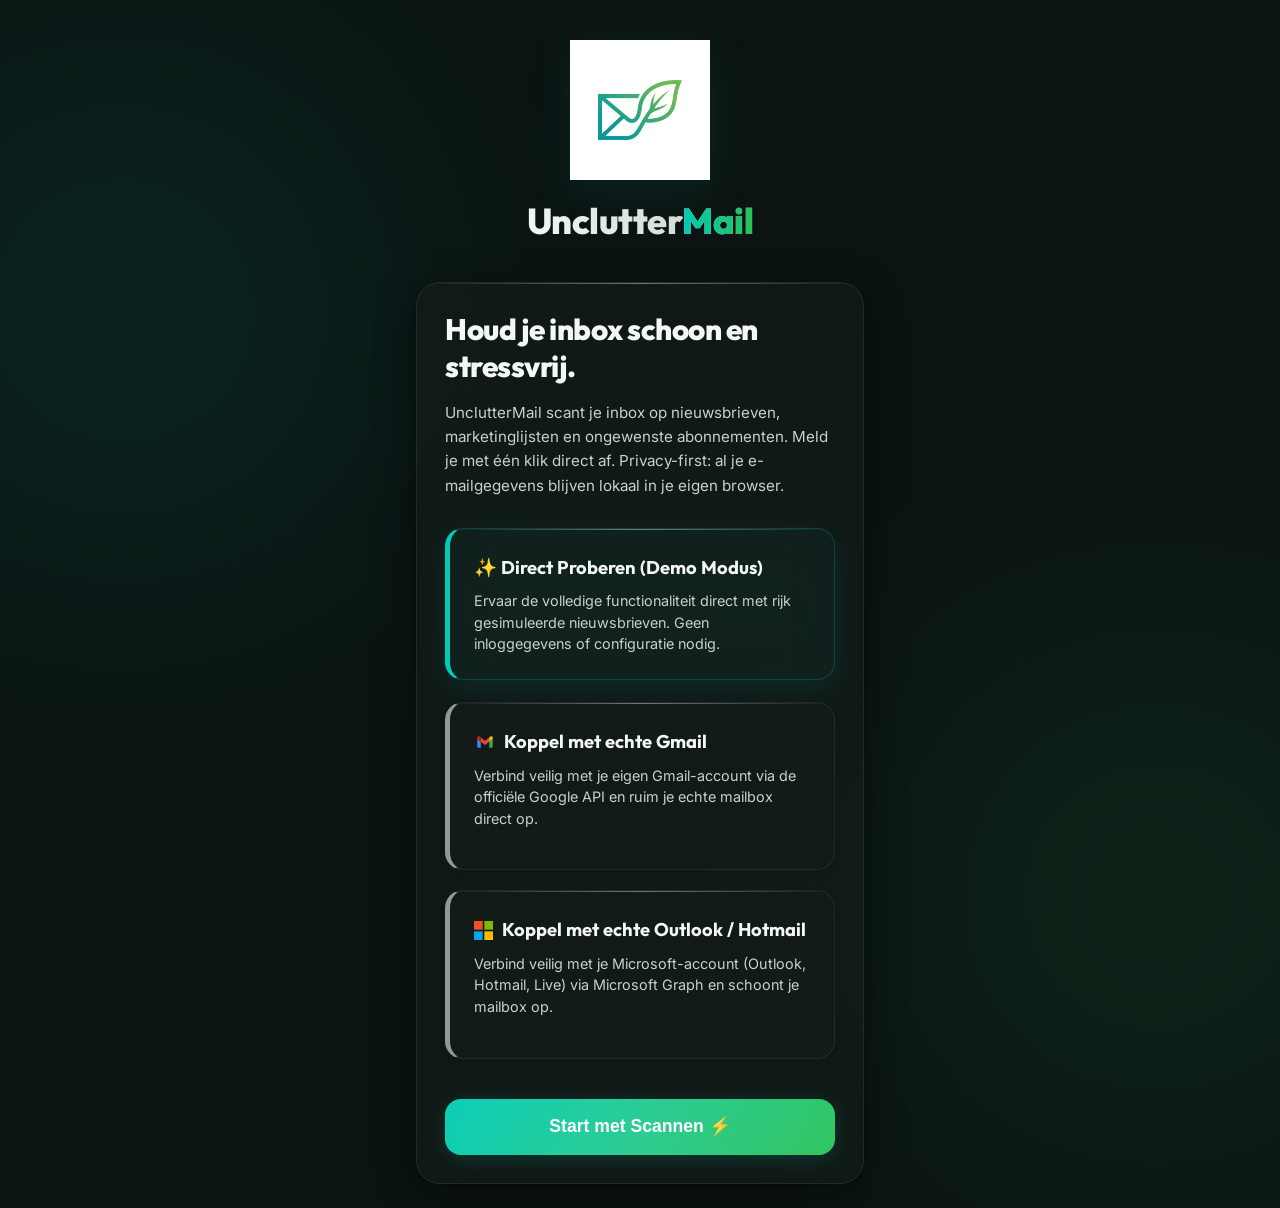
<file: index.html>
<!DOCTYPE html>
<html lang="nl">
<head>
  <meta charset="UTF-8">
  <meta name="viewport" content="width=device-width, initial-scale=1.0">
  <title>UnclutterMail - Jouw Mailbox Nieuwsbrief Scrubber</title>
  <meta name="description" content="Meld je met één klik af van alle ongewenste nieuwsbrieven en herstel je digitale rust. Snel, lokaal en 100% veilig.">
  <link rel="stylesheet" href="styles.css">
  <!-- Google Identity Services SDK voor Gmail integratie -->
  <script src="https://accounts.google.com/gsi/client" async defer></script>
  <!-- Google APIs Client Library voor API interactie zonder CORS-blokkades -->
  <script src="https://apis.google.com/js/api.js" async defer></script>
  <!-- Microsoft Authentication Library (MSAL Browser) voor Live/Outlook integratie -->
  <script src="https://alcdn.msauth.net/browser/2.38.0/js/msal-browser.min.js"></script>
</head>
<body>

  <!-- Confetti Animatie Laag -->
  <div id="confetti-container" class="confetti-layer"></div>

  <div class="app-container">
    
    <!-- Hoofd Header -->
    <header style="display: none;">
      <div class="logo-container">
        <img src="logo.png" alt="UnclutterMail Logo" class="logo-icon-img">
        <div class="logo-text">Unclutter<span>Mail</span></div>
      </div>
      <div class="header-actions">
        <div id="active-mode-badge" class="mode-badge demo">
          <span class="badge-dot">●</span> <span class="badge-text">Demo</span>
        </div>
        <button id="btn-disconnect" class="btn btn-disconnect" style="display: none;">
          Ontkoppelen
        </button>
      </div>
    </header>

    <main>
      
      <!-- 1. WELKOM / CONNECTIE SCHERM -->
      <section id="screen-welcome" class="screen active">
        <div class="logo-hero-container">
          <img src="logo.png" alt="UnclutterMail Logo" class="logo-hero-img">
          <div class="logo-hero-text">Unclutter<span>Mail</span></div>
        </div>

        <div class="glass-card welcome-card">
          <div class="welcome-info">
            <h1>Houd je inbox schoon en stressvrij.</h1>
            <p>
              UnclutterMail scant je inbox op nieuwsbrieven, marketinglijsten en ongewenste abonnementen. Meld je met één klik direct af. Privacy-first: al je e-mailgegevens blijven lokaal in je eigen browser.
            </p>

            <div class="options-panel">
              <!-- OPTIE 1: DEMO MODUS -->
              <div id="opt-demo" class="glass-card auth-option active" style="padding: 1.5rem; cursor: pointer;">
                <div class="auth-title">✨ Direct Proberen (Demo Modus)</div>
                <div class="auth-desc" style="margin-bottom: 0;">
                  Ervaar de volledige functionaliteit direct met rijk gesimuleerde nieuwsbrieven. Geen inloggegevens of configuratie nodig.
                </div>
              </div>

              <!-- OPTIE 2: ECHTE GMAIL KOPPELING -->
              <div id="opt-gmail" class="glass-card auth-option" style="padding: 1.5rem; cursor: pointer;">
                <div class="auth-title" style="display: flex; align-items: center; gap: 0.5rem;">
                  <svg xmlns="http://www.w3.org/2000/svg" viewBox="0 0 512 512" width="22" height="22" style="flex-shrink: 0; vertical-align: middle;">
                    <path d="M158 391v-142l-82-63V361q0 30 30 30" fill="#4285F4"/>
                    <path d="M154 248l102 77l102-77v-98l-102 77l-102-77" fill="#EA4335"/>
                    <path d="M354 391v-142l82-63V361q0 30-30 30" fill="#34A853"/>
                    <path d="M76 188l82 63v-98l-30-23c-27-21-52 0-52 26" fill="#C5221F"/>
                    <path d="M436 188l-82 63v-98l30-23c27-21 52 0 52 26" fill="#FBBC05"/>
                  </svg>
                  <span>Koppel met echte Gmail</span>
                </div>
                <div class="auth-desc" style="margin-bottom: 1rem;">
                  Verbind veilig met je eigen Gmail-account via de officiële Google API en ruim je echte mailbox direct op.
                </div>
                <div id="gmail-setup-fields" style="display: none; animation: fadeIn 0.3s ease-out;">
                  <div class="form-group" style="margin-bottom: 1rem;">
                    <label for="gmail-email-address">Jouw Gmail-adres</label>
                    <div class="input-wrapper">
                      <input type="email" id="gmail-email-address" placeholder="voorbeeld@gmail.com">
                    </div>
                  </div>
                  
                  <div id="gmail-advanced-fields" style="display: none; margin-top: 1rem; border-top: 1px dashed rgba(255,255,255,0.1); padding-top: 1rem;">
                    <div class="form-group" style="margin-bottom: 1rem;">
                      <label for="gmail-client-id">Google OAuth Client-ID (Optioneel)</label>
                      <div class="input-wrapper">
                        <input type="password" id="gmail-client-id" placeholder="Standaard ingebouwde ID actief">
                        <button type="button" class="btn-toggle-visibility" data-target="gmail-client-id" title="Toon/Verberg Client-ID">👁️</button>
                      </div>
                      <p style="font-size: 0.75rem; color: var(--text-muted); margin-top: 0.35rem;">
                        Laat leeg om de ingebouwde standaard Client-ID te gebruiken. Vul in als je je eigen Google Cloud project wilt koppelen.
                      </p>
                    </div>
                  </div>

                  <div class="advanced-settings-link" data-target="gmail-advanced-fields" style="font-size: 0.8rem; color: var(--color-primary); cursor: pointer; display: inline-flex; align-items: center; gap: 0.25rem; font-weight: 500; margin-top: 0.5rem;">
                    <span>⚙️</span> <span class="toggle-text">Geavanceerde Instellingen</span>
                  </div>
                </div>
              </div>

              <!-- OPTIE 3: ECHTE OUTLOOK KOPPELING -->
              <div id="opt-outlook" class="glass-card auth-option" style="padding: 1.5rem; cursor: pointer;">
                <div class="auth-title" style="display: flex; align-items: center; gap: 0.55rem;">
                  <svg xmlns="http://www.w3.org/2000/svg" viewBox="0 0 23 23" width="19" height="19" style="flex-shrink: 0; vertical-align: middle;">
                    <rect x="0" y="0" width="10.5" height="10.5" fill="#F25022"/>
                    <rect x="12.5" y="0" width="10.5" height="10.5" fill="#7FBA00"/>
                    <rect x="0" y="12.5" width="10.5" height="10.5" fill="#00A4EF"/>
                    <rect x="12.5" y="12.5" width="10.5" height="10.5" fill="#FFB900"/>
                  </svg>
                  <span>Koppel met echte Outlook / Hotmail</span>
                </div>
                <div class="auth-desc" style="margin-bottom: 1rem;">
                  Verbind veilig met je Microsoft-account (Outlook, Hotmail, Live) via Microsoft Graph en schoont je mailbox op.
                </div>
                
                <div id="outlook-setup-fields" style="display: none; animation: fadeIn 0.3s ease-out;">
                  <div class="form-group" style="margin-bottom: 1rem;">
                    <label for="outlook-email-address">Jouw Microsoft- of Outlook-adres</label>
                    <div class="input-wrapper">
                      <input type="email" id="outlook-email-address" placeholder="voorbeeld@outlook.com">
                    </div>
                  </div>

                  <div id="outlook-advanced-fields" style="display: none; margin-top: 1rem; border-top: 1px dashed rgba(255,255,255,0.1); padding-top: 1rem;">
                    <div class="form-group" style="margin-bottom: 1rem;">
                      <label for="outlook-authority-type">Account Type (Microsoft Autoriteit)</label>
                      <div class="input-wrapper">
                        <select id="outlook-authority-type" style="width: 100%; cursor: pointer;">
                          <option value="consumers" selected>Persoonlijk Microsoft account (Outlook/Hotmail/Live)</option>
                          <option value="common">Beide / Organisatie &amp; Persoonlijk (Common)</option>
                          <option value="organizations">Alleen Werk / School account (Organisaties)</option>
                        </select>
                      </div>
                      <p style="font-size: 0.75rem; color: var(--text-muted); margin-top: 0.35rem;">
                        Voor consumenten-e-mail is 'Persoonlijk' de juiste instelling. Wijzig dit als je Azure App alleen werkaccounts ondersteunt.
                      </p>
                    </div>

                    <div class="form-group" style="margin-bottom: 1rem;">
                      <label for="outlook-client-id">Microsoft Application (Client) ID (Optioneel)</label>
                      <div class="input-wrapper">
                        <input type="password" id="outlook-client-id" placeholder="Voer eigen Client-ID in">
                        <button type="button" class="btn-toggle-visibility" data-target="outlook-client-id" title="Toon/Verberg Client-ID">👁️</button>
                      </div>
                      <p style="font-size: 0.75rem; color: var(--text-muted); margin-top: 0.35rem;">
                        Vul in als je je eigen Azure App Registratie wilt koppelen.
                      </p>
                    </div>

                    <!-- Interactieve Hulp bij 'unauthorized_client' -->
                    <div id="outlook-error-guide-toggle" style="font-size: 0.8rem; color: var(--color-primary); cursor: pointer; display: inline-flex; align-items: center; gap: 0.25rem; font-weight: 500; margin-bottom: 1rem; transition: var(--transition-smooth);">
                      <span>⚠️</span> <span class="toggle-guide-text">Hulp bij 'unauthorized_client' fout</span>
                    </div>

                    <div id="outlook-error-guide-content" style="display: none; font-size: 0.8rem; background: rgba(0, 0, 0, 0.25); border: 1px solid rgba(255, 255, 255, 0.05); padding: 1rem; border-radius: 12px; margin-bottom: 1rem; color: var(--text-secondary); line-height: 1.5; animation: fadeIn 0.3s ease-out;">
                      <p style="font-weight: 600; color: var(--text-primary); margin-bottom: 0.5rem;">Hoe los ik de 'unauthorized_client' fout op?</p>
                      <p style="margin-bottom: 0.75rem;">
                        Als je de melding krijgt dat de client niet bestaat of niet is ingeschakeld voor consumenten, ondersteunt je Azure App Registratie geen persoonlijke Microsoft-accounts. Volg deze stappen:
                      </p>
                      <ol style="padding-left: 1.15rem; display: flex; flex-direction: column; gap: 0.5rem;">
                        <li>
                          Ga naar de <a href="https://portal.azure.com" target="_blank" style="color: var(--color-primary); text-decoration: underline;">Azure Portal</a> &gt; <strong>App Registrations</strong>.
                        </li>
                        <li>
                          Selecteer je applicatie en klik op <strong>Authentication</strong> in het menu links.
                        </li>
                        <li>
                          Kies onder <strong>Supported account types</strong> voor:<br>
                          <span style="color: var(--text-primary); font-weight: 500;">"Accounts in any organizational directory (Any Microsoft Entra ID tenant - Multitenant) and personal Microsoft accounts (e.g. Skype, Xbox)"</span>.
                        </li>
                        <li>
                          Zorg dat onder de platform-configuratie voor <strong>Single-page application (SPA)</strong> de Redirect URI exact staat ingesteld op: <code><span class="outlook-redirect-uri-placeholder">http://localhost:5000</span></code>.
                        </li>
                        <li>
                          Kopieer de <strong>Application (client) ID</strong> en plak hem hierboven.
                        </li>
                      </ol>
                    </div>
                  </div>

                  <div class="advanced-settings-link" data-target="outlook-advanced-fields" style="font-size: 0.8rem; color: var(--color-primary); cursor: pointer; display: inline-flex; align-items: center; gap: 0.25rem; font-weight: 500; margin-top: 0.5rem;">
                    <span>⚙️</span> <span class="toggle-text">Geavanceerde Instellingen</span>
                  </div>
                </div>
              </div>
            </div>

            <div style="margin-top: 2.5rem;">
              <button id="btn-start-scan" class="btn btn-primary btn-block" style="font-size: 1.1rem; padding: 1.1rem 2rem; border-radius: 16px;">
                Start met Scannen ⚡
              </button>
            </div>

            <!-- Fout & Diagnostisch Paneel -->
            <div id="error-diagnostic-card" class="glass-card" style="display: none; margin-top: 1.5rem; border-color: rgba(244, 67, 54, 0.4); background: rgba(244, 67, 54, 0.03); padding: 1.5rem; animation: fadeIn 0.3s ease-out;">
              <h3 style="color: #ff6b6b; font-size: 1.1rem; display: flex; align-items: center; gap: 0.5rem; margin-bottom: 0.5rem;">
                ⚠️ Fout bij het inlezen van e-mails
              </h3>
              <p id="error-msg-text" style="font-size: 0.9rem; color: var(--text-secondary); margin-bottom: 1rem;"></p>
              
              <div id="diagnostic-failed-fetch-tips" style="display: none; font-size: 0.85rem; border-top: 1px solid rgba(255,255,255,0.06); padding-top: 1rem; color: var(--text-secondary);">
                <p style="font-weight: 600; color: var(--text-primary); margin-bottom: 0.5rem;">Hoe los ik 'Failed to fetch' op?</p>
                <ul style="padding-left: 1.25rem; display: flex; flex-direction: column; gap: 0.5rem; line-height: 1.5;">
                  <li>
                    <strong>Ad-blocker / Shield:</strong> Schakel je ad-blocker of 'Brave Shields' uit voor deze pagina (<code>http://localhost:5000</code>). Deze blokkeren vaak externe verbindingen met Google.
                  </li>
                  <li>
                    <strong>Check de URL origin:</strong> Open je de site via exact <a href="http://localhost:5000" style="color: var(--color-primary); text-decoration: underline;">http://localhost:5000</a>? Indien je op <code>http://127.0.0.1:5000</code> of een lokaal bestand (<code>file://</code>) zit, blokkeert Google de aanroep wegens CORS-beveiliging.
                  </li>
                  <li>
                    <strong>Gmail API Actief?</strong> Zorg dat de <strong>Gmail API</strong> expliciet is ingeschakeld in je Google Cloud Project onder 'API Library'.
                  </li>
                  <li>
                    <strong>Gmail Sessie resetten:</strong> Probeer op de knop 'Ontkoppelen' rechtsboven te klikken om je aanmelding opnieuw te starten.
                  </li>
                </ul>
              </div>

              <div id="diagnostic-outlook-tips" style="display: none; font-size: 0.85rem; border-top: 1px solid rgba(255,255,255,0.06); padding-top: 1rem; color: var(--text-secondary);">
                <p style="font-weight: 600; color: var(--text-primary); margin-bottom: 0.5rem;">Hoe los ik deze Microsoft-fout op?</p>
                <ul style="padding-left: 1.25rem; display: flex; flex-direction: column; gap: 0.5rem; line-height: 1.5;">
                  <li>
                    <strong>Consumentenondersteuning inschakelen (unauthorized_client):</strong> Deze fout betekent dat de ingevoerde Client-ID in Azure AD is geregistreerd als <em>Single Tenant</em> of <em>Multitenant (alleen organisatie-accounts)</em> in plaats van ook consumenten-accounts toe te staan.
                  </li>
                  <li>
                    <strong>Stappen in de Azure Portal:</strong>
                    <ol style="padding-left: 1.25rem; margin-top: 0.25rem; display: flex; flex-direction: column; gap: 0.35rem; list-style-type: decimal;">
                      <li>Meld je aan op de <a href="https://portal.azure.com" target="_blank" style="color: var(--color-primary); text-decoration: underline;">Azure Portal</a> en ga naar <strong>App Registrations</strong>.</li>
                      <li>Kies jouw geregistreerde app en klik in het linkermenu op <strong>Authentication</strong>.</li>
                      <li>Scroll naar <strong>Supported account types</strong> en selecteer:<br><span style="color: var(--text-primary); font-weight: 500;">"Accounts in any organizational directory (Any Microsoft Entra ID tenant - Multitenant) and personal Microsoft accounts (e.g. Skype, Xbox)"</span>.</li>
                      <li>Zorg er ook voor dat onder de <strong>Single-page application (SPA)</strong> platform-configuratie de Redirect URI exact staat ingesteld op <code><span class="outlook-redirect-uri-placeholder">http://localhost:5000</span></code>.</li>
                    </ol>
                  </li>
                  <li>
                    <strong>Standaard Client-ID restrictie:</strong> De standaard ingebouwde Client-ID werkt om veiligheidsredenen alleen op het domein waarop de app is geconfigureerd. Omdat je deze app gebruikt via een eigen domein, is het verplicht om je eigen Client-ID aan te maken en de juiste Redirect URI in te stellen.
                  </li>
                </ul>
              </div>
            </div>
          </div>
        </div>
      </section>

      <!-- 2. LIVE SCANNER SCHERM -->
      <section id="screen-scanner" class="screen">
        <div class="glass-card scanner-card">
          <div class="scan-radar">
            <div class="radar-ring"></div>
            <div class="radar-ring"></div>
            <div class="radar-ring"></div>
            <div class="radar-center">✉</div>
          </div>

          <div class="progress-text" id="scan-percent">0%</div>
          <div class="progress-info" id="scan-count">E-mails scannen...</div>

          <div class="scan-progress-bar">
            <div id="scan-progress-fill" class="progress-fill"></div>
          </div>

          <div class="scanning-feed-box">
            <div class="scanning-feed-label">Analyseren van e-mail:</div>
            <div id="scan-subject" class="scanning-subject">Verbinding opbouwen...</div>
          </div>

          <div class="scanning-stats">
            <div class="scanning-stat-item">
              Gevonden Nieuwsbrieven: <span id="scan-found-count">0</span>
            </div>
          </div>
        </div>
      </section>

      <!-- 3. DASHBOARD & ACTIE SCHERM -->
      <section id="screen-dashboard" class="screen">
        <div class="dashboard-grid">
          
          <!-- Statistieken Kaarten -->
          <div class="stats-row">
            <!-- Totaal -->
            <div class="glass-card stat-card">
              <div class="stat-header">
                <span class="stat-label">Gedetecteerd</span>
                <div class="stat-icon">📂</div>
              </div>
              <div class="stat-value" id="stat-total">0</div>
              <span class="stat-label" style="font-size: 0.75rem; margin-top: 0.25rem;">Nieuwsbrieven geïdentificeerd</span>
            </div>

            <!-- Actief -->
            <div class="glass-card stat-card">
              <div class="stat-header">
                <span class="stat-label">Nog Geabonneerd</span>
                <div class="stat-icon">🔔</div>
              </div>
              <div class="stat-value" id="stat-active" style="color: var(--color-primary);">0</div>
              <span class="stat-label" style="font-size: 0.75rem; margin-top: 0.25rem;">Actieve abonnementen</span>
            </div>

            <!-- Uitgeschreven -->
            <div class="glass-card stat-card">
              <div class="stat-header">
                <span class="stat-label">Uitgeschreven</span>
                <div class="stat-icon">✅</div>
              </div>
              <div class="stat-value" id="stat-unsubscribed" style="color: var(--success);">0</div>
              <span class="stat-label" style="font-size: 0.75rem; margin-top: 0.25rem;">Succesvol opgeschoond</span>
            </div>

            <!-- CO2 & Tijd -->
            <div class="glass-card stat-card">
              <div class="stat-header">
                <span class="stat-label">CO₂ Voetafdruk Bespaard</span>
                <div class="stat-icon">🌱</div>
              </div>
              <div class="stat-value" id="stat-co2" style="font-size: 1.8rem; margin-bottom: 0.25rem;">0 g</div>
              <span class="stat-label" style="font-size: 0.75rem;">Minder e-mailopslag & servers</span>
            </div>
          </div>

          <!-- Inbox Layout (Lijst + Zijpaneel) -->
          <div class="inbox-layout">
            
            <!-- LIJST PANEEL -->
            <div class="glass-card newsletter-list-panel">
              <div class="panel-header">
                <div>
                  <h2 class="panel-title">Jouw Nieuwsbrieven</h2>
                  <div id="active-email-display" class="active-email-display"></div>
                </div>
                <div class="filter-tabs">
                  <button class="filter-tab active" data-filter="all">Alle</button>
                  <button class="filter-tab" data-filter="active">Actief</button>
                  <button class="filter-tab" data-filter="unsubscribed">Uitgeschreven</button>
                </div>
              </div>

              <!-- De lijst met nieuwsbrieven -->
              <div id="newsletters-container" class="newsletters-container">
                <!-- Dynamisch gerenderd door ui.js -->
              </div>
            </div>

            <!-- ZIJPANEEL -->
            <div class="clean-center-panel">
              <div class="glass-card quick-clean-box">
                <div class="quick-clean-title" id="quick-clean-title">Snel Opschonen</div>
                <p class="quick-clean-desc" id="quick-clean-desc">
                  Meld je direct af van nieuwsbrieven met de uitschrijfknoppen.
                </p>
                <button id="btn-scan-again" class="btn btn-primary" style="padding: 0.75rem 1.5rem; border-radius: 12px;">
                  Opnieuw Scannen 🔄
                </button>
              </div>

              <!-- Instructies Paneel (Wordt getoond als men in Gmail modus zit of als hulp) -->
              <div class="glass-card" style="padding: 1.75rem;">
                <h3 style="font-family: var(--font-display); font-size: 1.2rem; margin-bottom: 1rem;">ℹ️ Hoe werkt het uitschrijven?</h3>
                <p style="font-size: 0.85rem; color: var(--text-secondary); margin-bottom: 1rem; line-height: 1.5;">
                  Wanneer je op "Uitschrijven" klikt:
                </p>
                <ol style="padding-left: 1.25rem; font-size: 0.85rem; color: var(--text-secondary); display: flex; flex-direction: column; gap: 0.5rem; line-height: 1.5;">
                  <li>
                    <strong>List-Unsubscribe:</strong> UnclutterMail stuurt een veilige, onzichtbare mail of bezoekt de automatische uitschrijflink op de achtergrond.
                  </li>
                  <li>
                    <strong>Direct Opschonen:</strong> In Gmail-modus worden alle e-mails van die afzender direct gearchiveerd en als gelezen gemarkeerd.
                  </li>
                  <li>
                    <strong>Fallback (🔗 Knop):</strong> Als een nieuwsbrief geen automatische header heeft, kun je de link handmatig openen.
                  </li>
                </ol>

              </div>
            </div>

          </div>

        </div>
      </section>

    </main>
  </div>

  <!-- Laad hoofd logica module -->
  <script type="module" src="app.js"></script>
</body>
</html>
</file>
<file: styles.css>
/* UnclutterMail - Premium Design Style Sheet */

/* Google Fonts Import */
@import url('https://fonts.googleapis.com/css2?family=Inter:wght@300;400;500;600;700&family=Outfit:wght@400;500;600;700;800&display=swap');

:root {
  /* HSL Color Palette - Obsidian Dark Mode */
  --bg-primary: hsl(165, 30%, 6%);
  --bg-secondary: hsl(165, 25%, 10%);
  --card-bg: rgba(20, 28, 26, 0.65);
  --card-border: rgba(255, 255, 255, 0.08);
  --card-glow: rgba(0, 178, 161, 0.04);
  
  --color-primary: hsl(174, 100%, 40%);      /* Premium Fresh Teal */
  --color-primary-rgb: 0, 178, 161;
  --color-secondary: hsl(138, 65%, 46%);    /* Fresh Leaf Green */
  --color-secondary-rgb: 37, 177, 85;
  --color-accent: hsl(158, 85%, 45%);       /* Vibrant Emerald */
  
  --text-primary: hsl(150, 20%, 96%);
  --text-secondary: hsl(150, 12%, 80%);
  --text-muted: hsl(165, 8%, 58%);
  
  --success: hsl(138, 65%, 42%);
  --warning: hsl(38, 92%, 50%);
  --danger: hsl(350, 85%, 55%);
  
  --font-display: 'Outfit', -apple-system, BlinkMacSystemFont, sans-serif;
  --font-body: 'Inter', -apple-system, BlinkMacSystemFont, sans-serif;
  
  --transition-smooth: all 0.35s cubic-bezier(0.25, 0.8, 0.25, 1);
  --transition-bounce: all 0.5s cubic-bezier(0.175, 0.885, 0.32, 1.275);
}

/* Base Styles */
* {
  box-sizing: border-box;
  margin: 0;
  padding: 0;
}

body {
  background-color: var(--bg-primary);
  color: var(--text-primary);
  font-family: var(--font-body);
  min-height: 100vh;
  overflow-x: hidden;
  line-height: 1.6;
  position: relative;
}

/* Background Glowing Orbs */
body::before, body::after {
  content: "";
  position: absolute;
  width: 500px;
  height: 500px;
  border-radius: 50%;
  pointer-events: none;
  z-index: -1;
  filter: blur(140px);
  opacity: 0.25; /* Iets verhoogd voor een prachtig, subtiel kleureffect in de achtergrond */
}

body::before {
  top: 5%;
  left: -10%;
  background: radial-gradient(circle, var(--color-primary) 0%, transparent 80%);
}

body::after {
  bottom: 5%;
  right: -10%;
  background: radial-gradient(circle, var(--color-secondary) 0%, transparent 80%);
}

/* Layout */
.app-container {
  max-width: 480px;
  margin: 0 auto;
  padding: 1.5rem 1rem;
}

/* Header Component */
header {
  display: flex;
  justify-content: space-between;
  align-items: center;
  margin-bottom: 2rem;
  padding-bottom: 1.25rem;
  border-bottom: 1px solid var(--card-border);
}

.logo-container {
  display: flex;
  align-items: center;
  gap: 0.5rem;
  cursor: pointer;
}

.logo-icon {
  width: 28px;
  height: 28px;
  background: linear-gradient(135deg, var(--color-primary), var(--color-secondary));
  border-radius: 8px;
  display: flex;
  align-items: center;
  justify-content: center;
  font-size: 1.1rem;
  font-weight: 800;
  color: #ffffff;
  box-shadow: 0 4px 12px rgba(0, 178, 161, 0.15);
}

.logo-icon-img {
  width: 28px;
  height: 28px;
  border-radius: 8px;
  box-shadow: 0 4px 10px rgba(0, 178, 161, 0.12);
  object-fit: cover;
  transition: transform 0.3s cubic-bezier(0.175, 0.885, 0.32, 1.275);
}

.logo-container:hover .logo-icon-img {
  transform: scale(1.08) rotate(2deg);
  box-shadow: 0 6px 14px rgba(0, 178, 161, 0.2);
}

.logo-text {
  font-family: var(--font-display);
  font-size: 1.25rem;
  font-weight: 800;
  letter-spacing: -0.5px;
  background: linear-gradient(to right, var(--text-primary), var(--text-secondary));
  -webkit-background-clip: text;
  -webkit-text-fill-color: transparent;
}

.logo-text span {
  background: linear-gradient(to right, var(--color-primary), var(--color-secondary));
  -webkit-background-clip: text;
  -webkit-text-fill-color: transparent;
}

.header-actions {
  display: flex;
  align-items: center;
  gap: 0.4rem;
}

.mode-badge {
  background: rgba(255, 255, 255, 0.02);
  border: 1px solid rgba(255, 255, 255, 0.06);
  padding: 0.15rem 0.45rem;
  border-radius: 12px;
  font-size: 0.65rem;
  font-weight: 600;
  display: flex;
  align-items: center;
  gap: 0.3rem;
  letter-spacing: 0.2px;
  backdrop-filter: blur(8px);
  -webkit-backdrop-filter: blur(8px);
  transition: var(--transition-smooth);
}

.mode-badge.gmail {
  background: rgba(234, 67, 53, 0.03);
  border-color: rgba(234, 67, 53, 0.15);
  color: hsl(350, 95%, 72%);
  box-shadow: 0 0 10px rgba(234, 67, 53, 0.06), inset 0 1px 0 rgba(255, 255, 255, 0.02);
}

.mode-badge.demo {
  background: rgba(0, 178, 161, 0.03);
  border-color: rgba(0, 178, 161, 0.15);
  color: var(--color-primary);
  box-shadow: 0 0 10px rgba(0, 178, 161, 0.06), inset 0 1px 0 rgba(255, 255, 255, 0.02);
}

.mode-badge.outlook {
  background: rgba(0, 164, 239, 0.03);
  border-color: rgba(0, 164, 239, 0.15);
  color: hsl(205, 100%, 65%);
  box-shadow: 0 0 10px rgba(0, 164, 239, 0.06), inset 0 1px 0 rgba(255, 255, 255, 0.02);
}

.badge-dot {
  font-size: 0.65rem;
  animation: pulseDot 2s cubic-bezier(0.4, 0, 0.6, 1) infinite;
}

@keyframes pulseDot {
  0%, 100% { opacity: 1; transform: scale(1); }
  50% { opacity: 0.4; transform: scale(0.9); }
}

/* State Screens */
.screen {
  display: none;
  animation: fadeIn 0.4s ease-out forwards;
}

.screen.active {
  display: block;
}

/* Glassmorphism Cards */
.glass-card {
  background: var(--card-bg);
  border: 1px solid var(--card-border);
  border-radius: 24px;
  padding: 1.75rem;
  backdrop-filter: blur(24px);
  -webkit-backdrop-filter: blur(24px);
  box-shadow: 0 10px 40px 0 rgba(0, 0, 0, 0.45), 0 1px 3px 0 rgba(0, 0, 0, 0.25);
  transition: var(--transition-smooth);
  position: relative;
  overflow: hidden;
}

.glass-card::before {
  content: "";
  position: absolute;
  top: 0;
  left: 0;
  right: 0;
  height: 1px;
  background: linear-gradient(to right, transparent, rgba(255, 255, 255, 0.4), transparent);
}

/* Welcome Screen */
.logo-hero-container {
  display: flex;
  flex-direction: column;
  align-items: center;
  justify-content: center;
  margin-top: 1rem;
  margin-bottom: 2rem;
  text-align: center;
  cursor: pointer;
  transition: var(--transition-bounce);
}

.logo-hero-container:hover {
  transform: scale(1.03);
}

.logo-hero-img {
  width: 140px;
  height: 140px;
  object-fit: contain;
  margin-bottom: 0.75rem;
  filter: drop-shadow(0 10px 20px rgba(0, 178, 161, 0.1));
  animation: float 6s ease-in-out infinite alternate;
}

.logo-hero-text {
  font-family: var(--font-display);
  font-size: 2.25rem;
  font-weight: 800;
  letter-spacing: -0.5px;
  background: linear-gradient(to right, var(--text-primary), var(--text-secondary));
  -webkit-background-clip: text;
  -webkit-text-fill-color: transparent;
}

.logo-hero-text span {
  background: linear-gradient(to right, var(--color-primary), var(--color-secondary));
  -webkit-background-clip: text;
  -webkit-text-fill-color: transparent;
}

.welcome-card {
  padding: 1.75rem;
  border-radius: 24px;
}

.welcome-info h1 {
  font-family: var(--font-display);
  font-size: 1.85rem;
  font-weight: 800;
  line-height: 1.25;
  margin-bottom: 1rem;
  letter-spacing: -0.5px;
}

.welcome-info p {
  color: var(--text-secondary);
  font-size: 0.95rem;
  line-height: 1.6;
  margin-bottom: 2rem;
}

.options-panel {
  display: flex;
  flex-direction: column;
  gap: 1.25rem;
}

.auth-option {
  border: 1px solid var(--card-border);
  border-left: 5px solid var(--text-muted);
  border-radius: 18px;
  padding: 1.5rem;
  cursor: pointer;
  transition: var(--transition-bounce);
  background: var(--card-bg);
  box-shadow: 0 4px 12px rgba(0, 0, 0, 0.02);
}

.auth-option:hover {
  transform: translateY(-1px);
  box-shadow: 0 6px 16px rgba(0, 0, 0, 0.04);
}

.auth-option.active {
  transform: translateY(-2px);
}

#opt-demo.active {
  border-color: rgba(0, 178, 161, 0.25);
  border-left: 5px solid var(--color-primary);
  background: rgba(0, 178, 161, 0.05);
  box-shadow: 0 8px 30px rgba(0, 178, 161, 0.12);
}

#opt-gmail.active {
  border-color: rgba(234, 67, 53, 0.25);
  border-left: 5px solid var(--danger);
  background: rgba(234, 67, 53, 0.05);
  box-shadow: 0 8px 30px rgba(234, 67, 53, 0.12);
}

#opt-outlook.active {
  border-color: rgba(0, 164, 239, 0.25);
  border-left: 5px solid hsl(205, 100%, 55%);
  background: rgba(0, 164, 239, 0.05);
  box-shadow: 0 8px 30px rgba(0, 164, 239, 0.12);
}

.auth-title {
  font-family: var(--font-display);
  font-size: 1.15rem;
  font-weight: 700;
  margin-bottom: 0.5rem;
  color: var(--text-primary);
}

.auth-desc {
  color: var(--text-secondary);
  font-size: 0.9rem;
  line-height: 1.5;
  margin-bottom: 0.5rem;
}

/* Inputs & Forms */
.form-group {
  margin-bottom: 1.5rem;
}

label {
  display: block;
  font-size: 0.85rem;
  font-weight: 600;
  text-transform: uppercase;
  letter-spacing: 0.5px;
  color: var(--text-muted);
  margin-bottom: 0.5rem;
}

.input-wrapper {
  position: relative;
}

input[type="text"], input[type="email"], input[type="password"], select {
  width: 100%;
  background: rgba(0, 0, 0, 0.25);
  border: 1px solid var(--card-border);
  padding: 0.85rem 1.25rem;
  border-radius: 12px;
  color: var(--text-primary);
  font-family: var(--font-body);
  font-size: 0.95rem;
  transition: var(--transition-smooth);
}

input[type="text"]:focus, input[type="email"]:focus, input[type="password"]:focus, select:focus {
  outline: none;
  border-color: var(--color-primary);
  box-shadow: 0 0 15px rgba(0, 178, 161, 0.15);
}

input[type="password"] {
  padding-right: 2.75rem;
}

.btn-toggle-visibility {
  position: absolute;
  right: 12px;
  top: 50%;
  transform: translateY(-50%);
  background: none;
  border: none;
  color: var(--text-muted);
  cursor: pointer;
  font-size: 1.1rem;
  display: flex;
  align-items: center;
  justify-content: center;
  padding: 0.35rem;
  border-radius: 50%;
  transition: var(--transition-smooth);
  user-select: none;
  z-index: 2;
}

.btn-toggle-visibility:hover {
  color: var(--text-primary);
  background: rgba(255, 255, 255, 0.05);
}

select option {
  background: hsl(165, 25%, 10%);
  color: var(--text-primary);
}

/* Specifieke styling voor de e-mailinvoervelden om deze groter en uiterst netjes te maken */
#gmail-email-address, #outlook-email-address {
  padding: 1.1rem 1.5rem;
  font-size: 1.15rem;
  border-radius: 14px;
  border: 1.5px solid rgba(0, 178, 161, 0.25);
  background: rgba(0, 0, 0, 0.35);
  box-shadow: 0 4px 10px rgba(0, 0, 0, 0.15), inset 0 2px 4px rgba(0, 0, 0, 0.05);
  font-weight: 500;
  letter-spacing: 0.25px;
  transition: all 0.3s cubic-bezier(0.4, 0, 0.2, 1);
}

#gmail-email-address:focus, #outlook-email-address:focus {
  border-color: var(--color-primary);
  background: rgba(0, 0, 0, 0.55);
  box-shadow: 0 8px 20px rgba(0, 178, 161, 0.2), inset 0 2px 4px rgba(0, 0, 0, 0.05);
  transform: translateY(-1px);
}

/* Buttons */
.btn {
  background: rgba(255, 255, 255, 0.06);
  border: 1px solid var(--card-border);
  color: var(--text-primary);
  padding: 0.85rem 1.75rem;
  border-radius: 14px;
  font-weight: 600;
  font-size: 1rem;
  cursor: pointer;
  display: inline-flex;
  align-items: center;
  justify-content: center;
  gap: 0.75rem;
  transition: var(--transition-bounce);
  position: relative;
  overflow: hidden;
}

.btn::after {
  content: "";
  position: absolute;
  top: 0;
  left: -50%;
  width: 200%;
  height: 100%;
  background: linear-gradient(to right, transparent, rgba(255, 255, 255, 0.1), transparent);
  transform: skewX(-20deg);
  transition: 0.75s;
}

.btn:hover::after {
  left: 120%;
}

.btn:hover {
  transform: translateY(-2px);
  box-shadow: 0 6px 15px rgba(0, 0, 0, 0.2);
}

.btn:active {
  transform: translateY(0);
}

.btn-primary {
  background: linear-gradient(135deg, var(--color-primary), var(--color-secondary));
  color: #ffffff; /* Contrastkleur wit */
  border: none;
  font-weight: 700;
  box-shadow: 0 4px 20px rgba(0, 178, 161, 0.2);
}

.btn-primary:hover {
  box-shadow: 0 6px 25px rgba(0, 178, 161, 0.35);
}

.btn-block {
  width: 100%;
}

.btn-disconnect {
  background: rgba(255, 255, 255, 0.02);
  border: 1px solid rgba(255, 255, 255, 0.06);
  color: var(--text-muted);
  padding: 0.15rem 0.45rem;
  font-size: 0.65rem;
  border-radius: 12px;
  font-weight: 600;
  height: auto;
  min-height: 0;
  backdrop-filter: blur(8px);
  -webkit-backdrop-filter: blur(8px);
  transition: var(--transition-smooth);
  box-shadow: inset 0 1px 0 rgba(255, 255, 255, 0.02);
}

.btn-disconnect::after {
  display: none;
}

.btn-disconnect:hover {
  background: rgba(234, 67, 54, 0.08);
  border-color: rgba(234, 67, 54, 0.35);
  color: hsl(350, 100%, 78%);
  transform: translateY(-1px);
  box-shadow: 0 4px 10px rgba(234, 67, 54, 0.12), inset 0 1px 0 rgba(255, 255, 255, 0.03);
}

.btn-disconnect:active {
  transform: translateY(0);
}

/* Scanner Screen */
.scanner-card {
  text-align: center;
  max-width: 600px;
  margin: 4rem auto;
}

.scan-radar {
  width: 150px;
  height: 150px;
  margin: 0 auto 2.5rem;
  position: relative;
  display: flex;
  align-items: center;
  justify-content: center;
}

.radar-ring {
  position: absolute;
  border-radius: 50%;
  border: 1px solid var(--color-primary);
  opacity: 0;
  animation: pulseRadar 3s cubic-bezier(0.1, 0.8, 0.3, 1) infinite;
}

.radar-ring:nth-child(1) { animation-delay: 0s; }
.radar-ring:nth-child(2) { animation-delay: 1s; }
.radar-ring:nth-child(3) { animation-delay: 2s; }

.radar-center {
  width: 70px;
  height: 70px;
  background: linear-gradient(135deg, var(--color-primary), var(--color-secondary));
  border-radius: 50%;
  display: flex;
  align-items: center;
  justify-content: center;
  font-size: 2.25rem;
  color: #ffffff; /* Wit in plaats van donkerblauw */
  box-shadow: 0 0 30px rgba(0, 178, 161, 0.3);
  z-index: 2;
  animation: rotateGlow 8s linear infinite;
}

.progress-text {
  font-family: var(--font-display);
  font-size: 2.5rem;
  font-weight: 800;
  margin-bottom: 0.5rem;
}

.progress-info {
  color: var(--text-secondary);
  margin-bottom: 2rem;
}

.scan-progress-bar {
  width: 100%;
  height: 6px;
  background: rgba(255, 255, 255, 0.05);
  border-radius: 3px;
  overflow: hidden;
  margin-bottom: 2.5rem;
}

.progress-fill {
  height: 100%;
  background: linear-gradient(to right, var(--color-primary), var(--color-secondary));
  width: 0%;
  border-radius: 3px;
  transition: width 0.2s ease-out;
  box-shadow: 0 0 10px var(--color-primary);
}

.scanning-feed-box {
  background: rgba(255, 255, 255, 0.02);
  border: 1px solid var(--card-border);
  padding: 1.25rem;
  border-radius: 16px;
  min-height: 120px;
  display: flex;
  flex-direction: column;
  justify-content: center;
  align-items: center;
  overflow: hidden;
}

.scanning-feed-label {
  font-size: 0.75rem;
  color: var(--text-muted);
  text-transform: uppercase;
  letter-spacing: 1px;
  margin-bottom: 0.5rem;
}

.scanning-subject {
  color: var(--text-primary);
  font-size: 0.95rem;
  font-weight: 500;
  text-align: center;
  white-space: nowrap;
  text-overflow: ellipsis;
  overflow: hidden;
  max-width: 100%;
  animation: feedSlide 0.3s ease-out;
}

.scanning-stats {
  margin-top: 1.5rem;
  display: flex;
  justify-content: center;
  gap: 2rem;
  font-size: 0.9rem;
}

.scanning-stat-item span {
  color: var(--color-primary);
  font-weight: 700;
}

/* Dashboard Screen */
.dashboard-grid {
  display: flex;
  flex-direction: column;
  gap: 1.5rem;
}

/* Stats Row */
.stats-row {
  display: grid;
  grid-template-columns: 1fr 1fr;
  gap: 0.75rem;
}

.stat-card {
  padding: 1rem;
  display: flex;
  flex-direction: column;
  justify-content: space-between;
  min-height: 120px;
  border-radius: 20px;
}

.stat-header {
  display: flex;
  justify-content: space-between;
  align-items: center;
  margin-bottom: 0.5rem;
}

.stat-icon {
  width: 32px;
  height: 32px;
  border-radius: 8px;
  background: rgba(255, 255, 255, 0.05);
  display: flex;
  align-items: center;
  justify-content: center;
  font-size: 1rem;
}

.stat-card:nth-child(1) .stat-icon { background: rgba(0, 178, 161, 0.1); color: var(--color-primary); }
.stat-card:nth-child(2) .stat-icon { background: rgba(37, 177, 85, 0.1); color: var(--color-secondary); }
.stat-card:nth-child(3) .stat-icon { background: rgba(76, 175, 80, 0.1); color: var(--success); }
.stat-card:nth-child(4) .stat-icon { background: rgba(255, 107, 107, 0.1); color: var(--color-accent); }

.stat-value {
  font-family: var(--font-display);
  font-size: 1.6rem;
  font-weight: 800;
  line-height: 1.2;
  margin-bottom: 0.15rem;
}

.stat-label {
  color: var(--text-secondary);
  font-size: 0.75rem;
  line-height: 1.3;
}

/* Inbox Actions Layout */
.inbox-layout {
  display: flex;
  flex-direction: column;
  gap: 1.5rem;
}

/* Newsletter List Panel */
.newsletter-list-panel {
  display: flex;
  flex-direction: column;
  padding: 1.25rem !important;
}

.panel-header {
  display: flex;
  flex-direction: column;
  align-items: stretch;
  margin-bottom: 1.5rem;
  gap: 1rem;
}

.panel-title {
  font-family: var(--font-display);
  font-size: 1.35rem;
  font-weight: 700;
}

.active-email-display {
  font-size: 0.85rem;
  color: var(--text-secondary);
  margin-top: 0.15rem;
  font-weight: 500;
  display: flex;
  align-items: center;
  gap: 0.35rem;
  opacity: 0.85;
}

.filter-tabs {
  display: flex;
  background: rgba(255, 255, 255, 0.04);
  border: 1px solid var(--card-border);
  padding: 0.2rem;
  border-radius: 12px;
  width: 100%;
}

.filter-tab {
  flex: 1;
  background: transparent;
  border: none;
  color: var(--text-muted);
  padding: 0.5rem 0.25rem;
  border-radius: 9px;
  font-size: 0.8rem;
  font-weight: 600;
  cursor: pointer;
  transition: var(--transition-smooth);
  text-align: center;
}

.filter-tab.active {
  background: var(--color-primary);
  color: #ffffff;
  box-shadow: 0 2px 8px rgba(0, 178, 161, 0.2);
}

/* Newsletter List items */
.newsletters-container {
  display: flex;
  flex-direction: column;
  gap: 1rem;
  max-height: 550px;
  overflow-y: auto;
  padding-right: 0.25rem;
}

/* Custom Scrollbar */
.newsletters-container::-webkit-scrollbar {
  width: 5px;
}

.newsletters-container::-webkit-scrollbar-track {
  background: rgba(255, 255, 255, 0.02);
  border-radius: 3px;
}

.newsletters-container::-webkit-scrollbar-thumb {
  background: rgba(0, 178, 161, 0.1);
  border-radius: 3px;
}

.newsletters-container::-webkit-scrollbar-thumb:hover {
  background: rgba(0, 178, 161, 0.2);
}

.newsletter-item {
  display: flex;
  flex-direction: column;
  align-items: stretch;
  gap: 0.85rem;
  padding: 1.25rem;
  background: rgba(255, 255, 255, 0.03);
  border: 1px solid var(--card-border);
  border-radius: 18px;
  transition: var(--transition-bounce);
  animation: slideInUp 0.3s ease-out forwards;
}

.newsletter-item:hover {
  border-color: rgba(0, 178, 161, 0.25);
  background: rgba(255, 255, 255, 0.06);
  transform: translateY(-1px);
}

.newsletter-info {
  flex: none;
  min-width: 0;
  padding-right: 0;
}

.newsletter-sender-row {
  display: flex;
  flex-direction: column;
  align-items: flex-start;
  gap: 0.15rem;
  margin-bottom: 0.35rem;
}

.newsletter-sender {
  font-family: var(--font-display);
  font-size: 1.05rem;
  font-weight: 700;
  color: var(--text-primary);
  white-space: nowrap;
  overflow: hidden;
  text-overflow: ellipsis;
  max-width: 100%;
}

.newsletter-email {
  color: var(--text-muted);
  font-size: 0.8rem;
  white-space: nowrap;
  overflow: hidden;
  text-overflow: ellipsis;
  max-width: 100%;
}

.newsletter-subject {
  color: var(--text-secondary);
  font-size: 0.85rem;
  line-height: 1.4;
  white-space: normal;
  display: -webkit-box;
  -webkit-line-clamp: 2;
  -webkit-box-orient: vertical;
  overflow: hidden;
}

.tag {
  font-size: 0.72rem;
  font-weight: 700;
  padding: 0.25rem 0.6rem;
  border-radius: 8px;
  text-transform: uppercase;
}

.tag-freq {
  background: rgba(0, 178, 161, 0.08);
  color: var(--color-primary);
  border: 1px solid rgba(0, 178, 161, 0.15);
}

.tag-score {
  background: rgba(255, 107, 107, 0.08);
  color: #ff6b6b;
  border: 1px solid rgba(255, 107, 107, 0.15);
}

.tag-success {
  background: rgba(76, 175, 80, 0.08);
  color: #81c784;
  border: 1px solid rgba(76, 175, 80, 0.15);
}

/* Actions Block */
.newsletter-actions {
  display: flex;
  align-items: center;
  gap: 0.5rem;
  width: 100%;
  margin-top: 0.25rem;
}

.btn-unsub {
  flex: 1;
  height: 52px;
  background: linear-gradient(135deg, var(--color-primary), var(--color-secondary));
  color: #ffffff;
  border: none;
  font-size: 0.95rem;
  font-weight: 700;
  border-radius: 14px;
  cursor: pointer;
  display: inline-flex;
  align-items: center;
  justify-content: center;
  gap: 0.5rem;
  box-shadow: 0 4px 12px rgba(0, 178, 161, 0.12);
  transition: var(--transition-bounce);
}

.btn-unsub:hover {
  transform: translateY(-2px);
  box-shadow: 0 6px 18px rgba(0, 178, 161, 0.22);
}

.btn-unsub:active {
  transform: translateY(0);
}

.newsletter-actions .btn {
  width: 52px;
  height: 52px;
  padding: 0;
  display: flex;
  align-items: center;
  justify-content: center;
  border-radius: 14px;
  background: rgba(255, 255, 255, 0.04);
  border: 1px solid var(--card-border);
  font-size: 1.15rem;
  flex-shrink: 0;
  transition: var(--transition-bounce);
}

.newsletter-actions .btn:hover {
  background: rgba(255, 255, 255, 0.08);
  transform: translateY(-2px);
}

.newsletter-item.unsubscribed {
  opacity: 0.55;
  border-color: rgba(76, 175, 80, 0.2);
  background: rgba(76, 175, 80, 0.02);
}

.unsubscribed-check {
  width: 100%;
  height: 52px;
  display: flex;
  align-items: center;
  justify-content: center;
  background: rgba(76, 175, 80, 0.08);
  border: 1px solid rgba(76, 175, 80, 0.2);
  border-radius: 14px;
  color: var(--success);
  font-weight: 700;
  font-size: 0.95rem;
  gap: 0.5rem;
}

/* Cleaning Center Panel */
.clean-center-panel {
  display: flex;
  flex-direction: column;
  gap: 1.5rem;
}

.quick-clean-box {
  background: linear-gradient(135deg, rgba(37, 177, 85, 0.08) 0%, rgba(0, 178, 161, 0.08) 100%);
  border: 1px solid rgba(0, 178, 161, 0.15);
  border-radius: 20px;
  padding: 1.75rem;
  text-align: center;
}

.quick-clean-title {
  font-family: var(--font-display);
  font-size: 1.25rem;
  font-weight: 700;
  margin-bottom: 0.5rem;
}

.quick-clean-desc {
  color: var(--text-secondary);
  font-size: 0.9rem;
  margin-bottom: 1.5rem;
}

.setup-instructions {
  margin-top: 1rem;
  border-top: 1px solid var(--card-border);
  padding-top: 1.5rem;
}

.setup-instructions h4 {
  font-family: var(--font-display);
  font-size: 1rem;
  margin-bottom: 0.75rem;
}

.setup-instructions ol {
  padding-left: 1.25rem;
  color: var(--text-secondary);
  font-size: 0.85rem;
  display: flex;
  flex-direction: column;
  gap: 0.5rem;
}

.setup-instructions a {
  color: var(--color-primary);
  text-decoration: none;
}

.setup-instructions a:hover {
  text-decoration: underline;
}

/* Confetti Overlay */
.confetti-layer {
  position: fixed;
  top: 0;
  left: 0;
  width: 100vw;
  height: 100vh;
  pointer-events: none;
  z-index: 999;
  display: none;
}

/* Animations */
@keyframes fadeIn {
  from { opacity: 0; transform: translateY(15px); }
  to { opacity: 1; transform: translateY(0); }
}

@keyframes float {
  0% { transform: translateY(0px) rotate(0deg); }
  100% { transform: translateY(-15px) rotate(5deg); }
}

@keyframes pulseRadar {
  0% { width: 0px; height: 0px; opacity: 0.8; }
  100% { width: 220px; height: 220px; opacity: 0; }
}

@keyframes rotateGlow {
  0% { transform: rotate(0deg); box-shadow: 0 0 25px rgba(0, 178, 161, 0.25); }
  50% { box-shadow: 0 0 45px rgba(37, 177, 85, 0.45); }
  100% { transform: rotate(360deg); box-shadow: 0 0 25px rgba(0, 178, 161, 0.25); }
}

@keyframes feedSlide {
  from { opacity: 0; transform: translateY(10px); }
  to { opacity: 1; transform: translateY(0); }
}

@keyframes slideInUp {
  from { opacity: 0; transform: translateY(20px); }
  to { opacity: 1; transform: translateY(0); }
}
</file>
